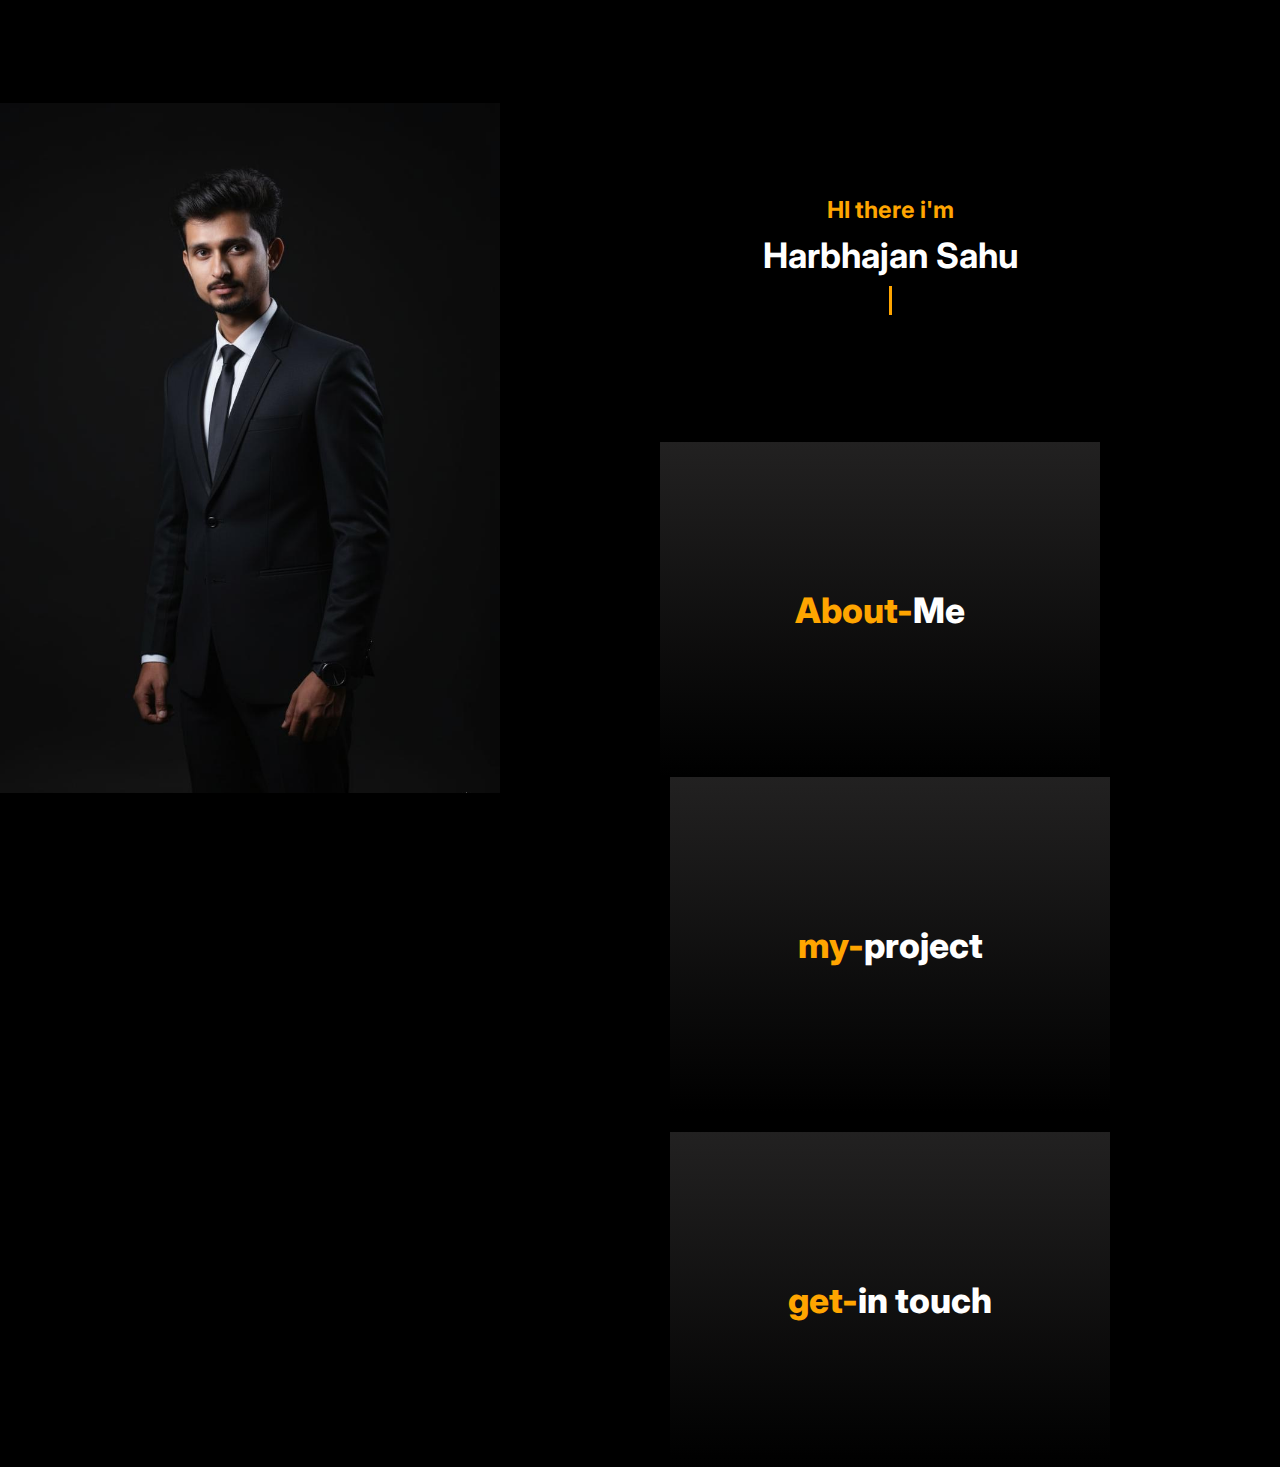
<file: index.html>
<!DOCTYPE html>
<html lang="en">

<head>
  <meta charset="UTF-8" />
  <meta name="viewport" content="width=device-width, initial-scale=1.0" />

  <link rel="stylesheet" href="style.css" />
  <link rel="stylesheet" href="https://cdnjs.cloudflare.com/ajax/libs/animate.css/4.1.1/animate.min.css" />
  <title>MY-Portfolio</title>
  <link rel="preconnect" href="https://fonts.googleapis.com" />
  <link rel="preconnect" href="https://fonts.gstatic.com" crossorigin />
  <link
    href="https://fonts.googleapis.com/css2?family=Inter:ital,opsz,wght@0,14..32,100..900;1,14..32,100..900&display=swap"
    rel="stylesheet" />
</head>

<body style="background-color: black; height: fit-content">
  <div id="main-div">
    <div id="div1" class="animate__animated animate__slideInDown animate__repeat-2">
      <img src="image.png" alt="" width="500px" height="690px" />
    </div>

    <div id="div2" class="animate__animated animate__slideInRight animate__repeat-2">
      <div>
        <div id="div2-1-1" class="animate__animated animate__slideInRight animate__repeat-2">
          <div id="name">
            <h6 id="color">HI there i'm</h6>
            <h4 id="change">Harbhajan Sahu</h4>
            <h6 id="dev">Software developer</h6>
          </div>
        </div>

        <br />
        <a style="text-decoration: none" href="about.html">
          <div class="div2-1" class="animate__animated animate__slideInRight animate__repeat-2">
            <span id="color" class="animate__animated animate__slideInRight animate__repeat-2">About-</span><span
              id="change" class="animate__animated animate__slideInRight animate__repeat-2">
              Me</span>
          </div>
        </a>
      </div>

      <br />

      <div>
        <a id="aboutt" href="my-portt.html">
          <div class="div2-1" class="animate__animated animate__slideInRight animate__repeat-2">
            <span id="color" class="animate__animated animate__slideInRight animate__repeat-2">my-</span><span
              id="change" class="animate__animated animate__slideInRight animate__repeat-2">
              project</span>
          </div>
        </a>
        <br />

        <a id="aboutt" href="get-in-touch.html">
          <div class="div2-1" class="animate__animated animate__slideInRight animate__repeat-2">
            <span id="color" class="animate__animated animate__slideInRight animate__repeat-2">get-</span><span
              id="change" class="animate__animated animate__slideInRight animate__repeat-2">
              in touch</span>
          </div>
        </a>
      </div>
    </div>
  </div>


</body>

</html>
</file>
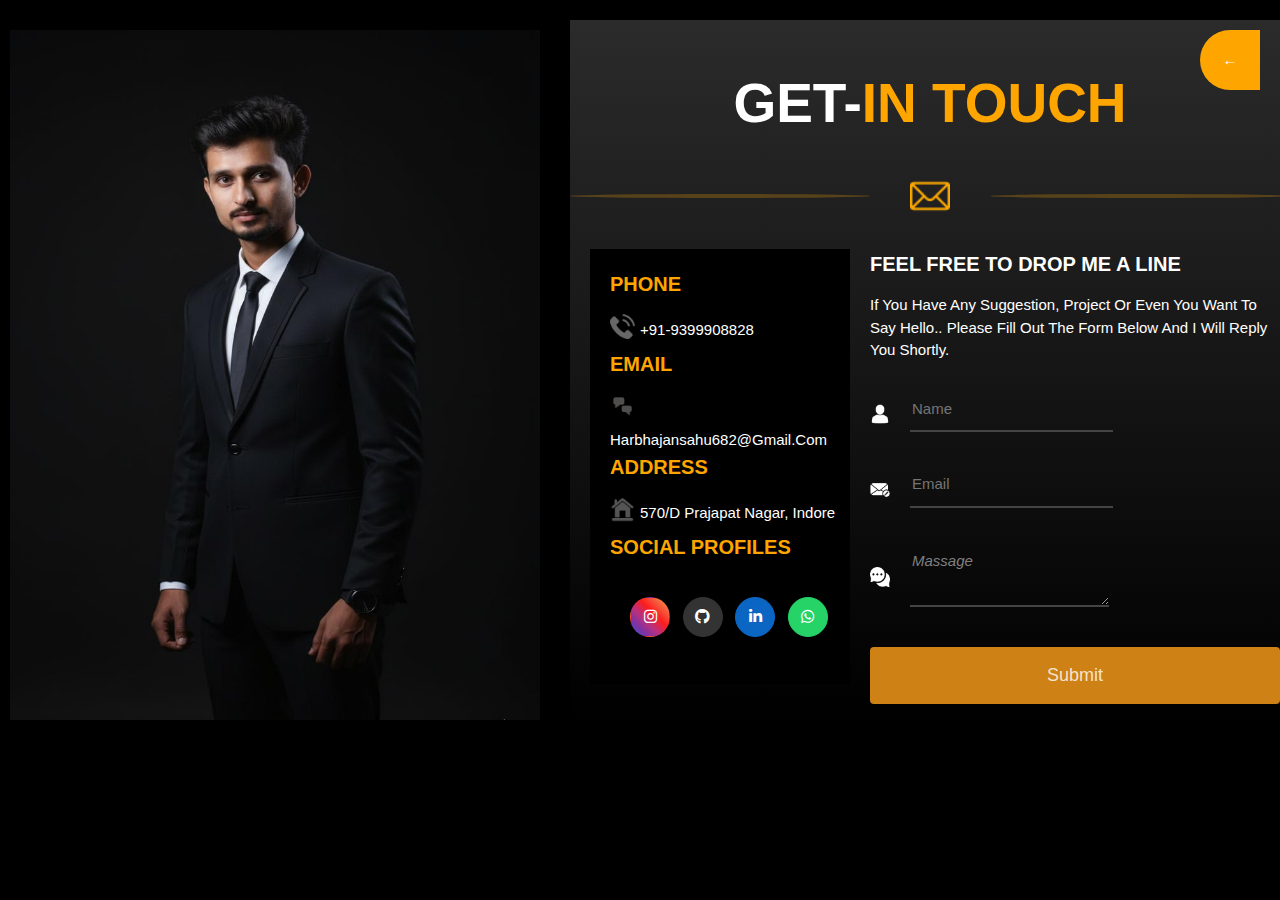
<file: get-in-touch.html>
<!DOCTYPE html>
<html lang="en">

<head>
  <meta charset="UTF-8" />
  <meta name="viewport" content="width=device-width, initial-scale=1.0" />
  <title>get-in-touch</title>

  <link href="https://cdn.jsdelivr.net/npm/bootstrap@5.3.3/dist/css/bootstrap.min.css" rel="stylesheet">
  <link rel="stylesheet" href="https://cdnjs.cloudflare.com/ajax/libs/font-awesome/6.5.2/css/all.min.css" />
  <link rel="stylesheet" href="get-in-touch.css"> <!-- External CSS file -->
  <link rel="stylesheet" href="https://cdnjs.cloudflare.com/ajax/libs/animate.css/4.1.1/animate.min.css" />
</head>

<body>
  <div class="get-main">

    <div class="div1">
      <img src="image.png" alt="" width="530px" height="690px">
    </div>

    <div class="get-main2 animate__animated animate__backInDown">

      <a href="index.html"><button id="btnn"
          class="animate__animated animate__shakeX animate__repeat-3">&leftarrow;</button></a>

      <div>
        <h1 class="g">GET-<span class="g2">IN TOUCH</span></h1>
      </div>

      <div class="line">
        <hr class="line2">
        <img class="imgg" src="mail.png" alt="">
        <hr class="line2">
      </div>

      <div class="content">
        <div class="inside-content">

          <p class="name-color">PHONE</p>
          <img class="icon-img" src="telephone.png" alt=""><span>+91-9399908828</span>

          <p class="name-color">EMAIL</p>
          <img class="icon-img" src="massege.png" alt=""><span>harbhajansahu682@gmail.com</span>

          <p class="name-color">ADDRESS</p>
          <img class="icon-img" src="home.png" alt=""><span>570/D Prajapat nagar, Indore</span>

          <p class="name-color">SOCIAL PROFILES</p>

          <div class="d-flex flex-row social-share-buttons p-3 ne">
            <a href="https://www.instagram.com/__.harry_2.0_/" class="btn btn-instagram mb-2 rounded-circle me-2"
              aria-label="Instagram">
              <i class="fab fa-instagram"></i>
            </a>

            <a href="https://github.com/Harbhajansahu" class="btn btn-github mb-2 rounded-circle me-2"
              aria-label="GitHub">
              <i class="fab fa-github"></i>
            </a>

            <a href="https://www.linkedin.com/in/harbhajan-sahu-1667a4270/"
              class="btn btn-linkedin mb-2 rounded-circle me-2" aria-label="LinkedIn">
              <i class="fab fa-linkedin-in"></i>
            </a>

            <a href="https://wa.me/919399908828?text=Hello%20from%20website"
              class="btn btn-whatsapp mb-2 rounded-circle me-2" aria-label="WhatsApp">
              <i class="fab fa-whatsapp"></i>
            </a>
          </div>

        </div>

        <div class="other-content">
          <p style="font-size: 20px; font-weight: bold;">FEEL FREE TO DROP ME A LINE</p>
          <p>If you have any suggestion, project or even you want to say Hello.. Please fill out the form below and I
            will reply you shortly.</p>

          <form action="https://api.web3forms.com/submit" method="post">

            <input type="hidden" name="access_key" value="11c7ba16-21c7-4ead-8ac7-961796abf7a3">

            <div style="display: flex;flex-direction: column;row-gap: 40px;padding-top: 20px;">

              <div class="massage">
                <img style="width: 20px;height: 20px;" src="usr.png" alt=""><input class="inp" type="text" name="name"
                  placeholder="name">
              </div>

              <div class="massage">
                <img style="width: 20px;height: 20px;" src="edit.png" alt=""><input class="inp" type="email"
                  name="email" placeholder="Email">
              </div>

              <div class="massage" style="display: flex;">
                <img style="width: 20px;height: 20px;" src="chat.png" alt="">
                <textarea placeholder="massage" class="inp" name="massage"></textarea>
              </div>

              <button class="glow-button" type="submit">Submit</button>

            </div>


          </form>

        </div>

      </div>

    </div>

  </div>

</body>

</html>
</file>
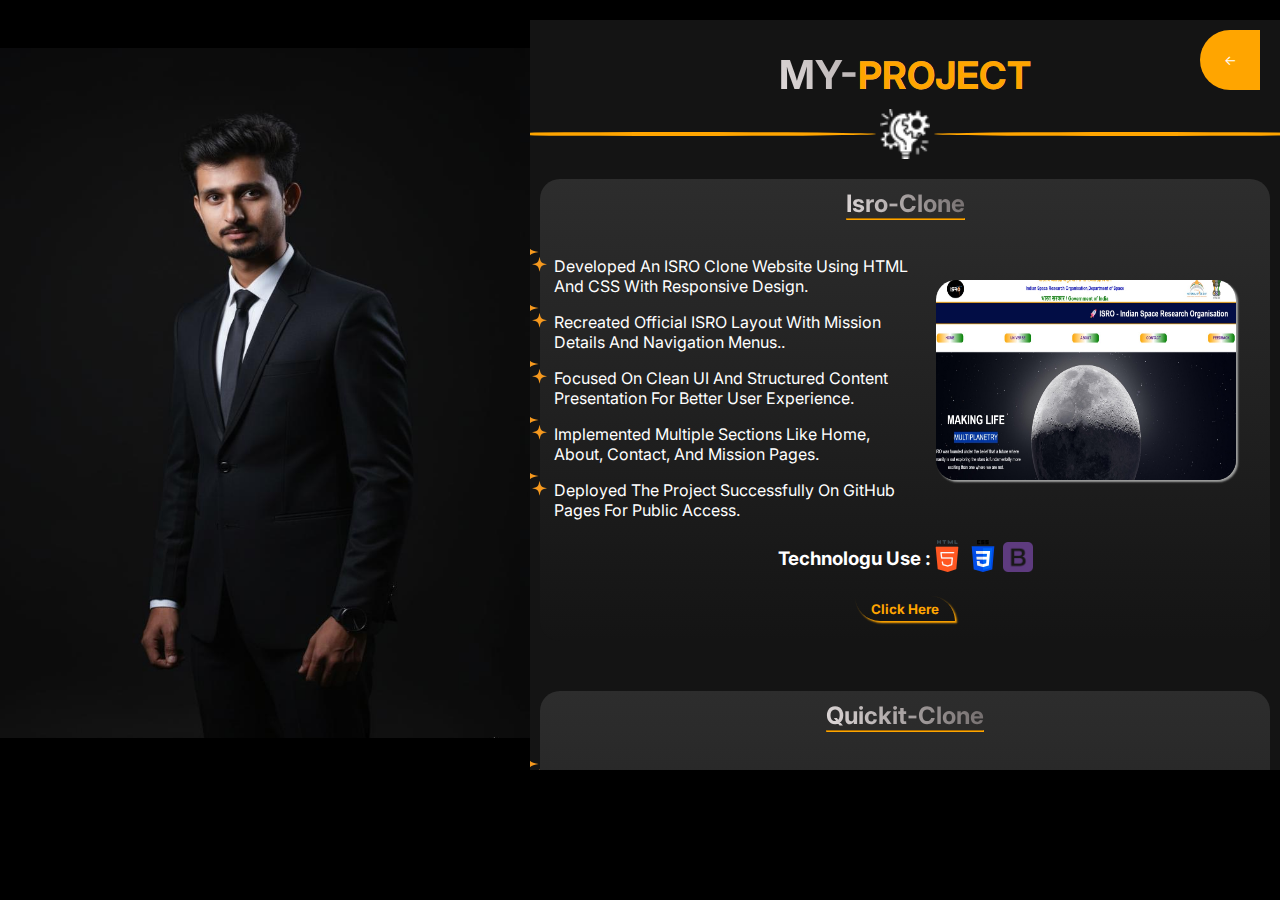
<file: my-portt.html>
<!DOCTYPE html>
<html lang="en">

<head>
  <meta charset="UTF-8"/>
  <meta name="viewport" content="width=device-width, initial-scale=1.0">
  <link rel="stylesheet" href="https://cdnjs.cloudflare.com/ajax/libs/animate.css/4.1.1/animate.min.css" />
  <link rel="stylesheet" href="my-portt.css">
  <link rel="preconnect" href="https://fonts.googleapis.com">
  <link rel="preconnect" href="https://fonts.gstatic.com" crossorigin>
  <link
    href="https://fonts.googleapis.com/css2?family=Inter:ital,opsz,wght@0,14..32,100..900;1,14..32,100..900&display=swap"
    rel="stylesheet">

  <title>MY-PROJECT</title>
</head>

<body>


  <div class="divp">

    <div class="fix">
      <div id="div1">
        <img src="image.png" alt="" width="530px" height="690px">
      </div>
    </div>


    <div class="box-p">
      <a href="index.html"><button class="btnn"
          class="animate__animated animate__shakeX animate__repeat-3">&leftarrow;</button>
      </a>

      <div>
        <h2 style="font-size: 40px; text-transform: uppercase;">MY-<span
            style="font-size: 38px; text-transform: uppercase; color: orange;">Project</span></h2>
      </div>



      <div style="display: flex; align-items: center; gap: 4px;">
        <hr id="hr1">
        <img src="project-management.png" alt="" width="50px">
        <hr id="hr1">
      </div>


      <div class="box">

        <div class="isro">

          <div>
            <h2>Isro-Clone</h2>
            <hr>
          </div>

          <div class="isroc">
            <ul class="wid">
              <li>Developed an ISRO clone website using HTML and CSS with responsive design.</li>
              <li>Recreated official ISRO layout with mission details and navigation menus..</li>
              <li>Focused on clean UI and structured content presentation for better user experience.
              </li>
              <li>Implemented multiple sections like Home, About, Contact, and Mission pages.</li>
              <li>Deployed the project successfully on GitHub Pages for public access.</li>
            </ul>


            <img src="moon.png" alt="" width="300">
          </div>
          <div class="tech">
            <div>
              <h3>Technologu use :</h3>
            </div>
            <div>
              <img src="html-5.png" alt="" width="32px">
              <img src="css-3.png" alt="" width="32px">
              <img src="bootstrap.png" alt="" width="30px">
            </div>
          </div>

          <button class="animate__animated animate__bounceIn animate__repeat-2 animate__delay-2s buttonn buttonn"><a
              href="https://harbhajansahu.github.io/ISRO-CLONE/">click
              here</a></button>


        </div>

        <div class="isro">

          <div>
            <h2>Quickit-Clone</h2>
            <hr>

          </div>
          <div class="isroc">
            <ul class="wid">
              <li>Built a Blinkit-inspired grocery website using HTML, CSS</li>
              <li>Features a clean, responsive layout for a smooth shopping experience.</li>
              <li>Optimized for fast loading and seamless navigation across devices.</li>
              <li>Used modern UI design with vibrant colors and engaging product cards.</li>
              <li>Demonstrates front-end development, styling, and layout structuring skills.</li>
            </ul>


            <img src="quickit.png" alt="" width="300">

          </div>

          <div class="tech">
            <div>
              <h3>Technologu use :</h3>
            </div>
            <div>
              <img src="html-5.png" alt="" width="32px">
              <img src="css-3.png" alt="" width="32px">
              <img src="bootstrap.png" alt="" width="30px">
            </div>
          </div>

          <button class="animate__animated animate__bounceIn animate__repeat-2 animate__delay-2s buttonn"><a
              href="https://harbhajansahu.github.io/quick-it/">click
              here</a></button>


        </div>

        <div class="isro">

          <div>
            <h2>Coffee-Clone</h2>
            <hr>

          </div>
          <div class="isroc">
            <ul class="wid">
              <li>Developed a responsive Coffee Shop website using HTML and CSS.</li>
              <li>Implemented modern design with clean typography and attractive color themes.</li>
              <li>Ensured full mobile responsiveness using effective media queries.</li>
              <li>Optimized layout for smooth navigation and fast loading speed.</li>
              <li>Showcased creativity and strong front-end design understanding.</li>
            </ul>


            <img src="coffe.png" alt="" width="300">
          </div>
          <div class="tech">
            <div>
              <h3>Technologu use :</h3>
            </div>
            <div>
              <img src="html-5.png" alt="" width="32px">
              <img src="css-3.png" alt="" width="32px">
              <img src="bootstrap.png" alt="" width="30px">
            </div>
          </div>

          <button class="animate__animated animate__bounceIn animate__repeat-2 animate__delay-2s buttonn"><a
              href="https://harbhajansahu.github.io/coffee-webpage/">click
              here</a></button>


        </div>

        <div class="isro">

          <div>
            <h2>Solar-system</h2>
            <hr>
          </div>

          <div class="isroc">
            <ul class="wid">
              <li>Interactive Solar System — beautifully designed 3D-like planets with smooth
                animations.</li>
              <li>Realistic Orbit Effect — planets revolve around the sun with accurate motion.</li>
              <li>Built using HTML, CSS & JavaScript — simple yet visually engaging design.</li>
              <li>Attractive UI — dark space theme with glowing planetary elements.</li>
              <li>Educational & Fun — helps viewers learn about planets in an interactive way.</li>
            </ul>

            <img src="galaxy.png" alt="" width="300">
          </div>
          <div class="tech">
            <div>
              <h3>Technologu use :</h3>
            </div>
            <div>
              <img src="html-5.png" alt="" width="32px">
              <img src="css-3.png" alt="" width="32px">
              <img src="bootstrap.png" alt="" width="30px">
            </div>
          </div>

          <button class="animate__animated animate__bounceIn animate__repeat-2 animate__delay-2s buttonn"><a
              href="https://harbhajansahu.github.io/Solar-system/">click
              here</a></button>


        </div>

        <div class="isro">

          <div>
            <h2>my-Portfolio</h2>
            <hr>
          </div>

          <div class="isroc">
            <ul class="wid">
              <li>Built a personal portfolio website using HTML, CSS with smooth animations.</li>
              <li>Implemented engaging scroll and hover effects for a modern, interactive user
                experience.</li>
              <li>Designed a clean and responsive layout that adapts perfectly to all screen sizes.
              </li>
              <li>Used animation transitions to make sections come alive with eye-catching visuals.</li>
              <li>Showcased my skills and projects in a creative, professional, and organized manner.
              </li>
            </ul>

            <img src="port.png" alt="" width="300">
          </div>
          <div class="tech">
            <div>
              <h3>Technologu use :</h3>
            </div>
            <div>
              <img src="html-5.png" alt="" width="32px">
              <img src="css-3.png" alt="" width="32px">
              <img src="bootstrap.png" alt="" width="30px">

            </div>
          </div>
          <button class="animate__animated animate__bounceIn animate__repeat-2 animate__delay-2s buttonn"><a
              href="https://harbhajansahu.github.io/portfolio/my-portt.html">click
              here</a></button>


        </div>



      </div>

    </div>

  </div>

</body>

</html>
</file>
<file: style.css>
* {
    padding: 0;
    margin: 0;
    box-sizing: border-box;
    font-family: "Inter", sans-serif;

}

#div1 {

    box-sizing: border-box;
}

#div2 {
    display: flex;
    flex-wrap: wrap;
    align-items: center;
    justify-content: center;
    height: 730px;
    width: 65%;
    background-color: black;
    grid-template-columns: auto auto;
    padding: 2px;
    margin: 2px;
    box-sizing: border-box;

}

#main-div {
    display: flex;
    align-items: center;
    background-color: black;
    justify-content: center;
    box-sizing: border-box;
    height: 100vh;
    margin-top: 0px;
}

.div2-1 {
    height: 335px;
    width: 440px;
    background: linear-gradient(rgb(34, 33, 33), black);
    transition: 0.8s;
    align-items: center;
    display: flex;
    flex-wrap: wrap;
    justify-content: center;
    font-weight: 800;
    font-size: 35px;
    position: relative;
    overflow: hidden;
    box-sizing: border-box;
    color: white
}

#div2-1-1 {
    height: 335px;
    width: 460px;
    transition: 0.8s;
    align-items: center;
    display: flex;
    flex-wrap: wrap;
    justify-content: center;
    font-weight: 800;
    font-size: 35px;
    position: relative;
    overflow: hidden;
    box-sizing: border-box;
    color: white
}



#color {
    color: orange;
}

.div2-1:hover #color {
    color: white;
    transition: 0.5s;
}

.div2-1:hover {
    transform: scale(0.95);
    border-radius: 10px;


}

.div2-1:hover span {
    color: orange;
    transition: 0.5s;
}

.div2-1:hover #dev {
    color: orange;
    transition: 0.5s;
}

#dev {
    font-family: "Inter", sans-serif;
    font-size: 24px;
    white-space: nowrap;
    overflow: hidden;
    border-right: 3px solid orange;
    width: 0;
    animation: typing 5s steps(20) 1s forwards, blink 06s step-end infinite alternate;
    animation-iteration-count: infinite;
    animation-timing-function: ease-in-out;
    box-sizing: border-box;

}

#name {
    display: flex;
    flex-direction: column;
    justify-content: center;
    align-items: center;
    height: 100%;
    row-gap: 10px;
    box-sizing: border-box;

}

#aboutt {
    text-decoration: none;
}


@keyframes typing {
    from {
        width: 0;
        color: orange;

    }

    to {
        width: 19ch;
        color: orange;
    }
}

@media (max-width: 768px) {

    #div1>img {
        width: 100%;
        height: 450px;
        border-radius: 20px;
    }

    * {
        padding: 0;
        margin: 0;
    }

    #main-div {
        flex-direction: column;
        align-items: center;
        justify-content: center;
        height: auto;
    }

    #div1,
    #div2 {
        width: 100%;
        margin: 0;
    }

    #div2 {
        display: grid;
        grid-template-columns: auto auto;
        grid-template-rows: auto auto;
        height: auto;
        width: 100%;
        gap: 15px;
    }

    .div2-1 {
        width: 100vw;
        height: 250px;
        font-size: 24px;
    }

    #div2-1-1 {
        width: 100%;
        height: 250px;
        font-size: 24px;

    }


    #dev {
        font-size: 18px;
    }

}
</file>
<file: get-in-touch.css>
* {
    color: white;
    box-sizing: border-box;
    font-size: 15px;
    text-transform: capitalize;
    font-family: "Inter", sans-serif;
}

.get-main {
    background-color: black;
    height: 100vh;
    display: flex;
    justify-content: center;
    width: fit-content;
    gap: 10px;
}

.get-main2 {
    background: linear-gradient(rgb(44, 43, 43), black);
    width: fit-content;
    display: flex;
    flex-direction: column;
    align-items: center;
    justify-content: space-around;
    margin: 20px;
    height: 700px;
}

#btnn {
    background-color: orange;
    border-bottom-left-radius: 100%;
    border-top-left-radius: 100%;
    height: 60px;
    width: 60px;
    border: none;
    position: absolute;
    top: 30px;
    right: 20px;
    cursor: pointer;
    transition: 0.5s linear;
}

.div1>img {
    margin-left: 10px;
    margin-top: 30px;
}

.line {
    display: flex;
    align-items: center;
    gap: 40px;
}

.line2 {
    width: 300px;
    border: 2px solid rgb(255, 168, 6);
    border-radius: 50%;
}

.imgg {
    width: 40px;
    height: 40px;
}

.name-color {
    font-size: 20px;
    color: orange;
    font-weight: 600;
}

.content {
    display: flex;
}

.inside-content {
    padding-left: 20px;
    width: 410px;
    padding-top: 20px;
    background: black;
    margin-left: 20px;
    margin-bottom: 20px;
}

.icon-img {
    width: 30px;
    padding-right: 5px;
    padding-bottom: 10px;
}

.other-content {
    padding-left: 20px;
    padding-right: 10px;
}

.social-share-buttons .btn {
    width: 40px;
    height: 40px;
    padding: 0;
    display: flex;
    align-items: center;
    justify-content: center;
    font-size: 1.25rem;
    color: white;
    box-shadow: 0 2px 5px rgba(0, 0, 0, 0.2);
    margin: 5px;
}

.btn-instagram {
    background: linear-gradient(45deg, #405DE6, #7933a7, #ba307e, #FD1D1D, #F56040, #f6a93d);
    border-color: transparent;
}

.btn-github {
    background-color: #333333;
    border-color: #333333;
}

.btn-linkedin {
    background-color: #0A66C2;
    border-color: #0A66C2;
}

.btn-whatsapp {
    background-color: #25D366;
    border-color: #25D366;
}

.social-share-buttons .btn:hover {
    opacity: 0.9;
    transform: translateY(-1px);
    transition: all 0.2s ease-in-out;
    background-color: black;
}


.g {
    font-size: 55px;
    font-weight: bold;
}

.g2 {
    font-size: 55px;
    color: orange;
    font-weight: bold;
}

.massage>img {
    width: 20px;
}

.inp {
    background: transparent;
    border: none;
    padding-bottom: 10px;
    border-bottom: 2px solid rgb(70, 67, 67);
}

textarea::placeholder {
    color: gray;
    font-style: italic;
}

.massage {
    display: flex;
    align-items: center;
    gap: 20px;
}

.glow-button {
    padding: 15px 40px;
    border: none;
    border-radius: 4px;
    background-color: #ce8114;
    color: rgba(255, 255, 255, 0.8);
    font-size: 1.2em;
    cursor: pointer;
    transition: all 0.2s ease-in-out;
    text-decoration: none;

}

.glow-button:hover {
    color: rgba(255, 255, 255, 1);
    box-shadow: 0 10px 35px rgba(233, 188, 82, 0.4);

}

@media (max-width: 768px) {
    .div1 {
        display: none;
    }

    .line {
        display: flex;
        align-items: center;
        gap: 20px;
        padding-bottom: 20px;
    }

    .line2 {
        width: 100px;
        border: 2px solid orange;
        border-radius: 50%;
    }

    .imgg {
        width: 40px;
        height: 40px;
    }

    .content {
        display: flex;
        flex-direction: column;
    }

    .inside-content {
        padding-right: 30px;
        width: fit-content;
    }

    .g {
        padding-top: 20px;
        font-size: 35px;
        font-weight: bold;
        padding-bottom: 10px;
    }

    .g2 {
        font-size: 35px;
        color: orange;
        font-weight: bold;
    }

    .get-main {
        height: fit-content;
    }

    .get-main2 {
        height: fit-content;
    }

    #btnn {
        height: 40px;
        width: 40px;
        top: 25px;
        right: 5px;
    }
}
</file>
<file: my-portt.css>
* {
    margin: 0;
    padding: 0;
    box-sizing: border-box;
    color: white;
    text-transform: capitalize;
    font-family: "Inter", sans-serif;

}

a {
    text-decoration: none;
    color: orange;
}

body {
    background-color: black;
}

.divp {
    display: flex;
    align-items: center;
    justify-content: center;
    margin-top: 20px;

}


.box-p {
    padding-top: 20px;
    display: flex;
    align-items: center;
    flex-direction: column;
    row-gap: 10px;
    height: 750px;
    width: fit-content;
    background: rgb(20, 20, 20);
    overflow: auto;
}

#fronted {
    height: 100px;
    width: 100px;
    border-radius: 50%;
    border: none;
}

.btnn {
    background-color: orange;
    border-bottom-left-radius: 100%;
    border-top-left-radius: 100%;
    height: 60px;
    width: 60px;
    border: none;
    position: absolute;
    top: 30px;
    right: 20px;
    cursor: pointer;
    transition: 0.5s;
    transition-duration: linear;
}

#btnn:hover {
    background-color: black;
}

.isro {
    display: flex;
    flex-direction: column;
    align-items: center;
    justify-content: center;
    row-gap: 20px;
    border-radius: 20px;
    box-sizing: border-box;
    padding: 10px;
    margin: 10px;
    background-color: transparent;
    position: relative;
    top: 0;
    left: 0;
    background: linear-gradient(rgb(45, 45, 45), rgb(20, 20, 20));
    margin-bottom: 50px;
    padding-bottom: 20px;

}

.isroc {
    display: flex;
    align-items: center;
    justify-content: space-around;
    box-sizing: border-box;
}

.isroc>img {

    border-radius: 20px;
    box-shadow: 2px 2px 2px rgb(159, 160, 159);
    box-sizing: border-box;
    height: 200px;
    margin: 20px;

}

ul {
    list-style: none;
    list-style-image: url('christmas-stars.png');
    color: white;
}

.tech {

    display: flex;
    align-items: center;
    justify-content: space-evenly;
}

#hr1 {
    width: 400px;
    border: 2px solid orange;
    border-radius: 50%;
}

.buttonn {
    box-sizing: border-box;
    background-color: transparent;
    box-shadow: 2px 2px 2px orange;
    border: none;
    font-weight: 700;
    color: black;
    cursor: pointer;
    width: 100px;
    height: 25px;
    transition: all 0.3s;
    border-bottom-left-radius: 50px;
    border-top-right-radius: 50px;
}

button:hover {
    background-color: orange;
    ;
}

h2 {

    background: linear-gradient(60deg, rgb(224, 218, 218), rgb(111, 105, 105));
    background-clip: text;
    color: transparent;
}

hr {
    border-color: orange;

}

.wid {
    width: 50%;
}

@media (max-width: 768px) {

    .wid {
        width: 70%;
    }

    #div1 {
        display: none;
    }

    #hr1 {
        width: 150px;

    }

    .isroc {
        flex-direction: column;
        row-gap: 10px;
    }

    .box-p {
        width: auto;
    }

    .isro {
        width: fit-content;
    }

    .box {
        width: fit-content;
    }

    .btnn {
        height: 45px;
        width: 45px;
        top: 55px;
        right: 10px;
    }




}
</file>
